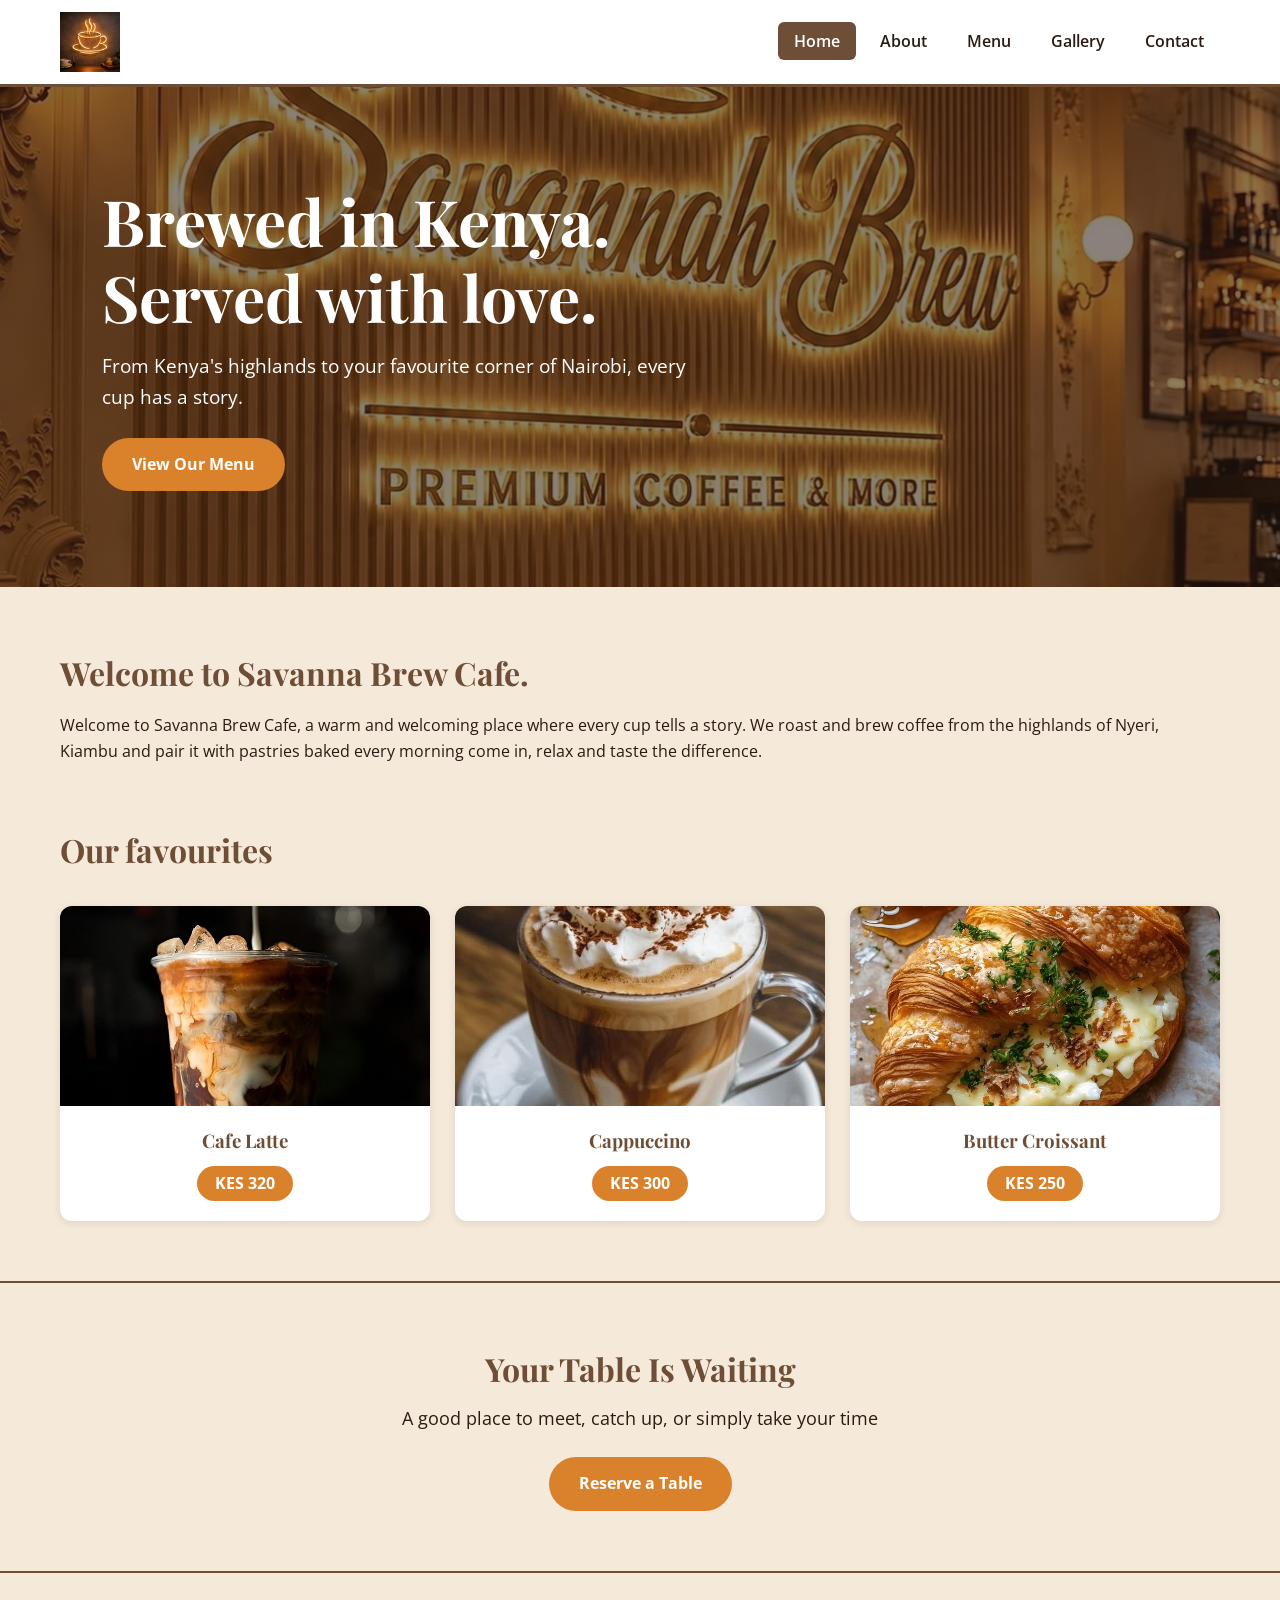
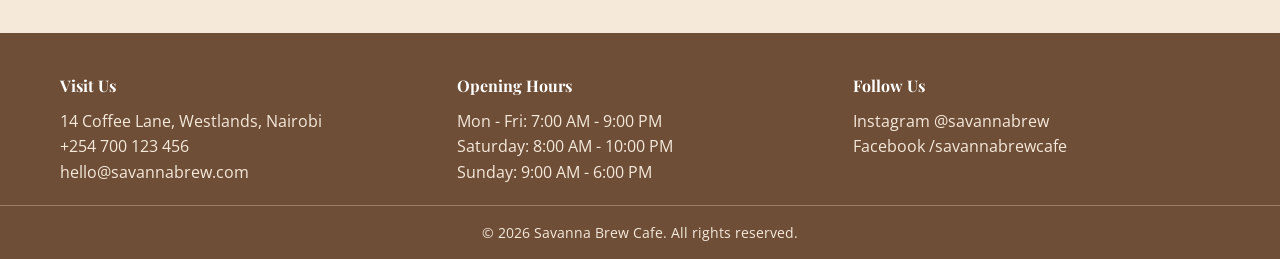
<file: index.html>
<!DOCTYPE html>
<html lang="en">
<head>
  <meta charset="UTF-8">
  <meta name="viewport" content="width=device-width, initial-scale=1.0">
  <title>Savanna Brew Cafe</title>
  
  <!-- Google Fonts -->
  <link rel="preconnect" href="https://fonts.googleapis.com">
  <link href="https://fonts.googleapis.com/css2?family=Playfair+Display:wght@700&family=Open+Sans:wght@400;600;700&display=swap" rel="stylesheet">
  
  <!-- Link to our CSS file -->
  <link rel="stylesheet" href="css/style.css">
</head>
<body>

  <!-- HEADER & NAVIGATION -->
  <header class="site-header">
    <div class="header-inner">
      <a href="index.html"><img src="images/logo.png" alt="Savanna Brew Cafe logo" class="logo"></a>
      <nav class="main-nav">
        <ul>
          <li><a href="index.html" class="active">Home</a></li>
          <li><a href="about.html">About</a></li>
          <li><a href="menu.html">Menu</a></li>
          <li><a href="gallery.html">Gallery</a></li>
          <li><a href="contact.html">Contact</a></li>
        </ul>
      </nav>
    </div>
  </header>

  <!-- MAIN CONTENT -->
  <main>
    <!-- Hero Section -->
    <section class="hero">
      <h1>Brewed in Kenya. Served with love.</h1>
      <p>From Kenya's highlands to your favourite corner of Nairobi, every cup has a story.</p>
      <a href="menu.html" class="btn">View Our Menu</a>
    </section>

    <!-- Welcome Section -->
    <section class="section">
      <h2>Welcome to Savanna Brew Cafe.</h2>
      <p>Welcome to Savanna Brew Cafe, a warm and welcoming place where every cup tells a story. We roast and brew coffee from the highlands of Nyeri, Kiambu and pair it with pastries baked every morning come in, relax and taste the difference.</p>
    </section>

    <!-- Favourites Section -->
    <section class="section">
      <h2>Our favourites</h2>
      <div class="fav-cards">
        <article class="card">
          <img src="images/latte.jpg" alt="A creamy cafe latte in a glass cup">
          <div class="card-body">
            <h3>Cafe Latte</h3>
            <span class="price-tag">KES 320</span>
          </div>
        </article>
        
        <article class="card">
          <img src="images/cappuccino.jpg" alt="A cappuccino topped with cocoa powder">
          <div class="card-body">
            <h3>Cappuccino</h3>
            <span class="price-tag">KES 300</span>
          </div>
        </article>
        
        <article class="card">
          <img src="images/croissant.jpg" alt="A freshly baked butter croissant">
          <div class="card-body">
            <h3>Butter Croissant</h3>
            <span class="price-tag">KES 250</span>
          </div>
        </article>
      </div>
    </section>

    <!-- CTA Section -->
    <section class="cta-section">
      <h2>Your Table Is Waiting</h2>
      <p>A good place to meet, catch up, or simply take your time</p>
      <a href="contact.html" class="btn">Reserve a Table</a>
    </section>
  </main>

  <!-- FOOTER -->
  <footer class="site-footer">
    <div class="footer-inner">
      <div>
        <h4>Visit Us</h4>
        <p>14 Coffee Lane, Westlands, Nairobi</p>
        <p><a href="tel:+254700123456">+254 700 123 456</a></p>
        <p><a href="mailto:hello@savannabrew.com">hello@savannabrew.com</a></p>
      </div>
      <div>
        <h4>Opening Hours</h4>
        <p>Mon - Fri: 7:00 AM - 9:00 PM</p>
        <p>Saturday: 8:00 AM - 10:00 PM</p>
        <p>Sunday: 9:00 AM - 6:00 PM</p>
      </div>
      <div>
        <h4>Follow Us</h4>
        <p><a href="https://www.instagram.com/" target="_blank" rel="noopener">Instagram @savannabrew</a></p>
        <p><a href="https://www.facebook.com/" target="_blank" rel="noopener">Facebook /savannabrewcafe</a></p>
      </div>
    </div>
    <p class="copyright">&copy; 2026 Savanna Brew Cafe. All rights reserved.</p>
  </footer>

</body>
</html>
</file>
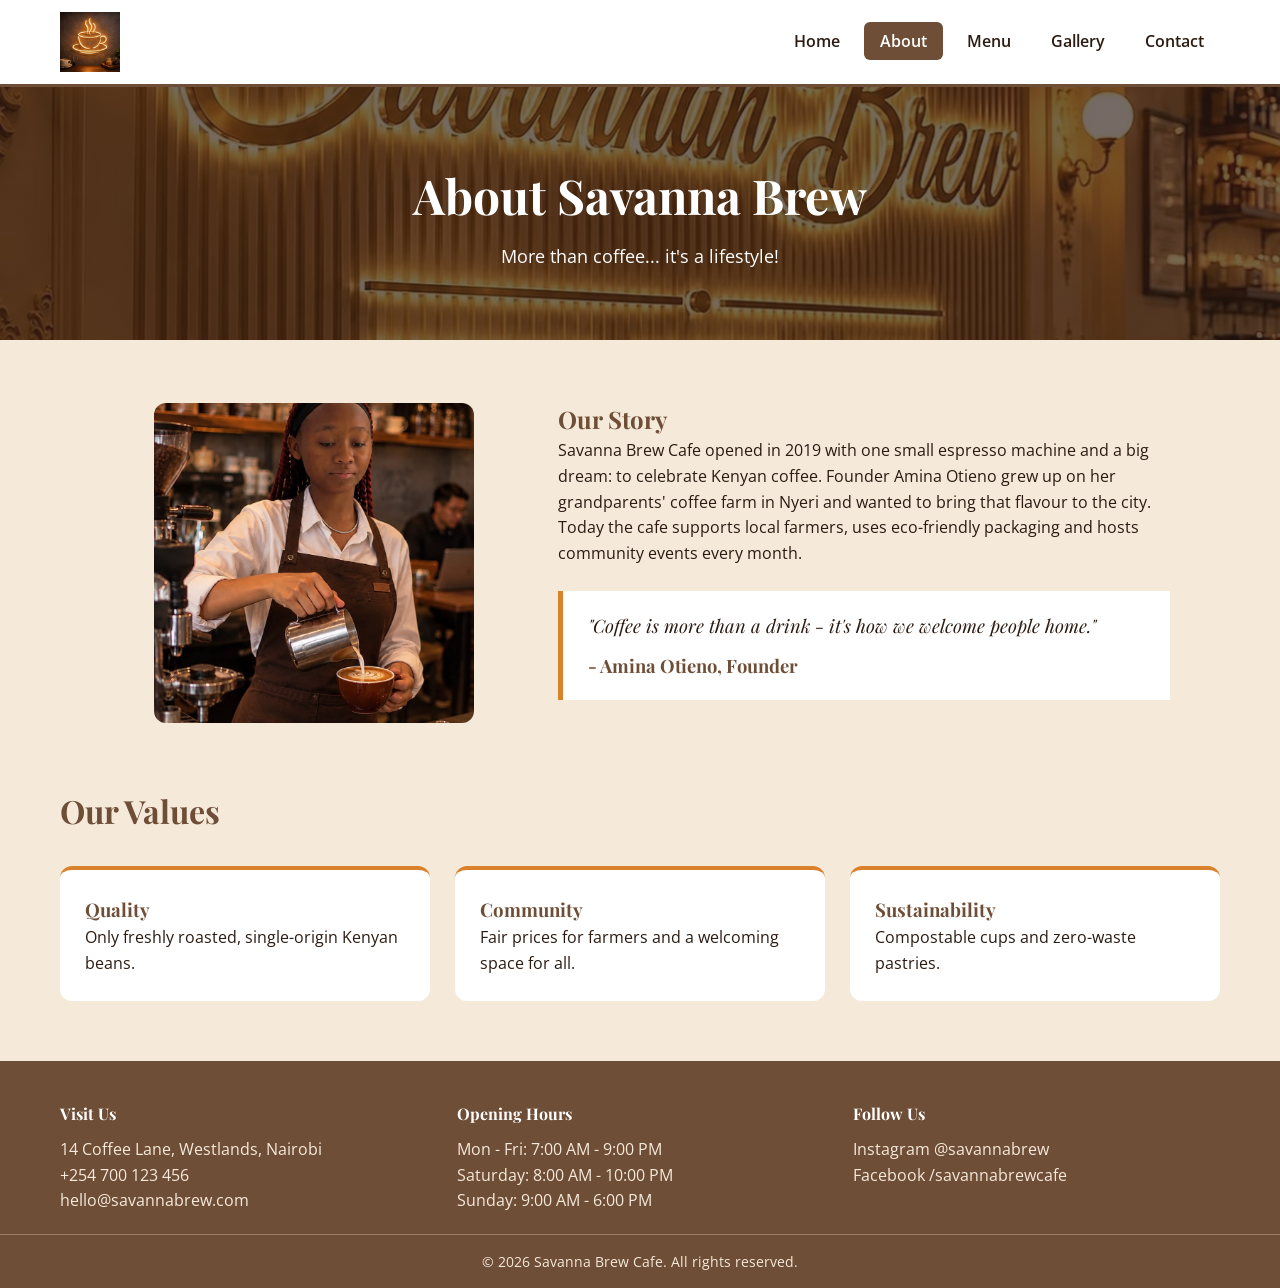
<file: about.html>
<!DOCTYPE html>
<html lang="en">
<head>
  <meta charset="UTF-8">
  <meta name="viewport" content="width=device-width, initial-scale=1.0">
  <title>About Us | Savanna Brew Cafe</title>
  
  <link rel="preconnect" href="https://fonts.googleapis.com">
  <link href="https://fonts.googleapis.com/css2?family=Playfair+Display:wght@700&family=Open+Sans:wght@400;600;700&display=swap" rel="stylesheet">
  <link rel="stylesheet" href="css/style.css">
</head>
<body>

  <!-- HEADER & NAVIGATION -->
  <header class="site-header">
    <div class="header-inner">
      <a href="index.html"><img src="images/logo.png" alt="Savanna Brew Cafe logo" class="logo"></a>
      <nav class="main-nav">
        <ul>
          <li><a href="index.html">Home</a></li>
          <li><a href="about.html" class="active">About</a></li>
          <li><a href="menu.html">Menu</a></li>
          <li><a href="gallery.html">Gallery</a></li>
          <li><a href="contact.html">Contact</a></li>
        </ul>
      </nav>
    </div>
  </header>

  <!-- MAIN CONTENT -->
  <main>
    <section class="page-banner">
      <h1>About Savanna Brew</h1>
      <p>More than coffee... it's a lifestyle!</p>
    </section>

    <section class="about-grid">
      <img src="images/about-owner.jpg" alt="Amina Otieno, founder of Savanna Brew Cafe, smiling behind the counter">
      
      <div>
        <h2>Our Story</h2>
        <p>Savanna Brew Cafe opened in 2019 with one small espresso machine and a big dream: to celebrate Kenyan coffee. Founder Amina Otieno grew up on her grandparents' coffee farm in Nyeri and wanted to bring that flavour to the city. Today the cafe supports local farmers, uses eco-friendly packaging and hosts community events every month.</p>
        
        <blockquote>
          "Coffee is more than a drink - it's how we welcome people home."
          <cite> - Amina Otieno, Founder</cite>
        </blockquote>
      </div>
    </section>

    <section class="section">
      <h2>Our Values</h2>
      <div class="values">
        <div class="value-box">
          <h3>Quality</h3>
          <p>Only freshly roasted, single-origin Kenyan beans.</p>
        </div>
        <div class="value-box">
          <h3>Community</h3>
          <p>Fair prices for farmers and a welcoming space for all.</p>
        </div>
        <div class="value-box">
          <h3>Sustainability</h3>
          <p>Compostable cups and zero-waste pastries.</p>
        </div>
      </div>
    </section>
  </main>

  <!-- FOOTER -->
  <footer class="site-footer">
    <div class="footer-inner">
      <div><h4>Visit Us</h4><p>14 Coffee Lane, Westlands, Nairobi</p><p><a href="tel:+254700123456">+254 700 123 456</a></p><p><a href="mailto:hello@savannabrew.com">hello@savannabrew.com</a></p></div>
      <div><h4>Opening Hours</h4><p>Mon - Fri: 7:00 AM - 9:00 PM</p><p>Saturday: 8:00 AM - 10:00 PM</p><p>Sunday: 9:00 AM - 6:00 PM</p></div>
      <div><h4>Follow Us</h4><p><a href="https://www.instagram.com/" target="_blank" rel="noopener">Instagram @savannabrew</a></p><p><a href="https://www.facebook.com/" target="_blank" rel="noopener">Facebook /savannabrewcafe</a></p></div>
    </div>
    <p class="copyright">&copy; 2026 Savanna Brew Cafe. All rights reserved.</p>
  </footer>

</body>
</html>
</file>
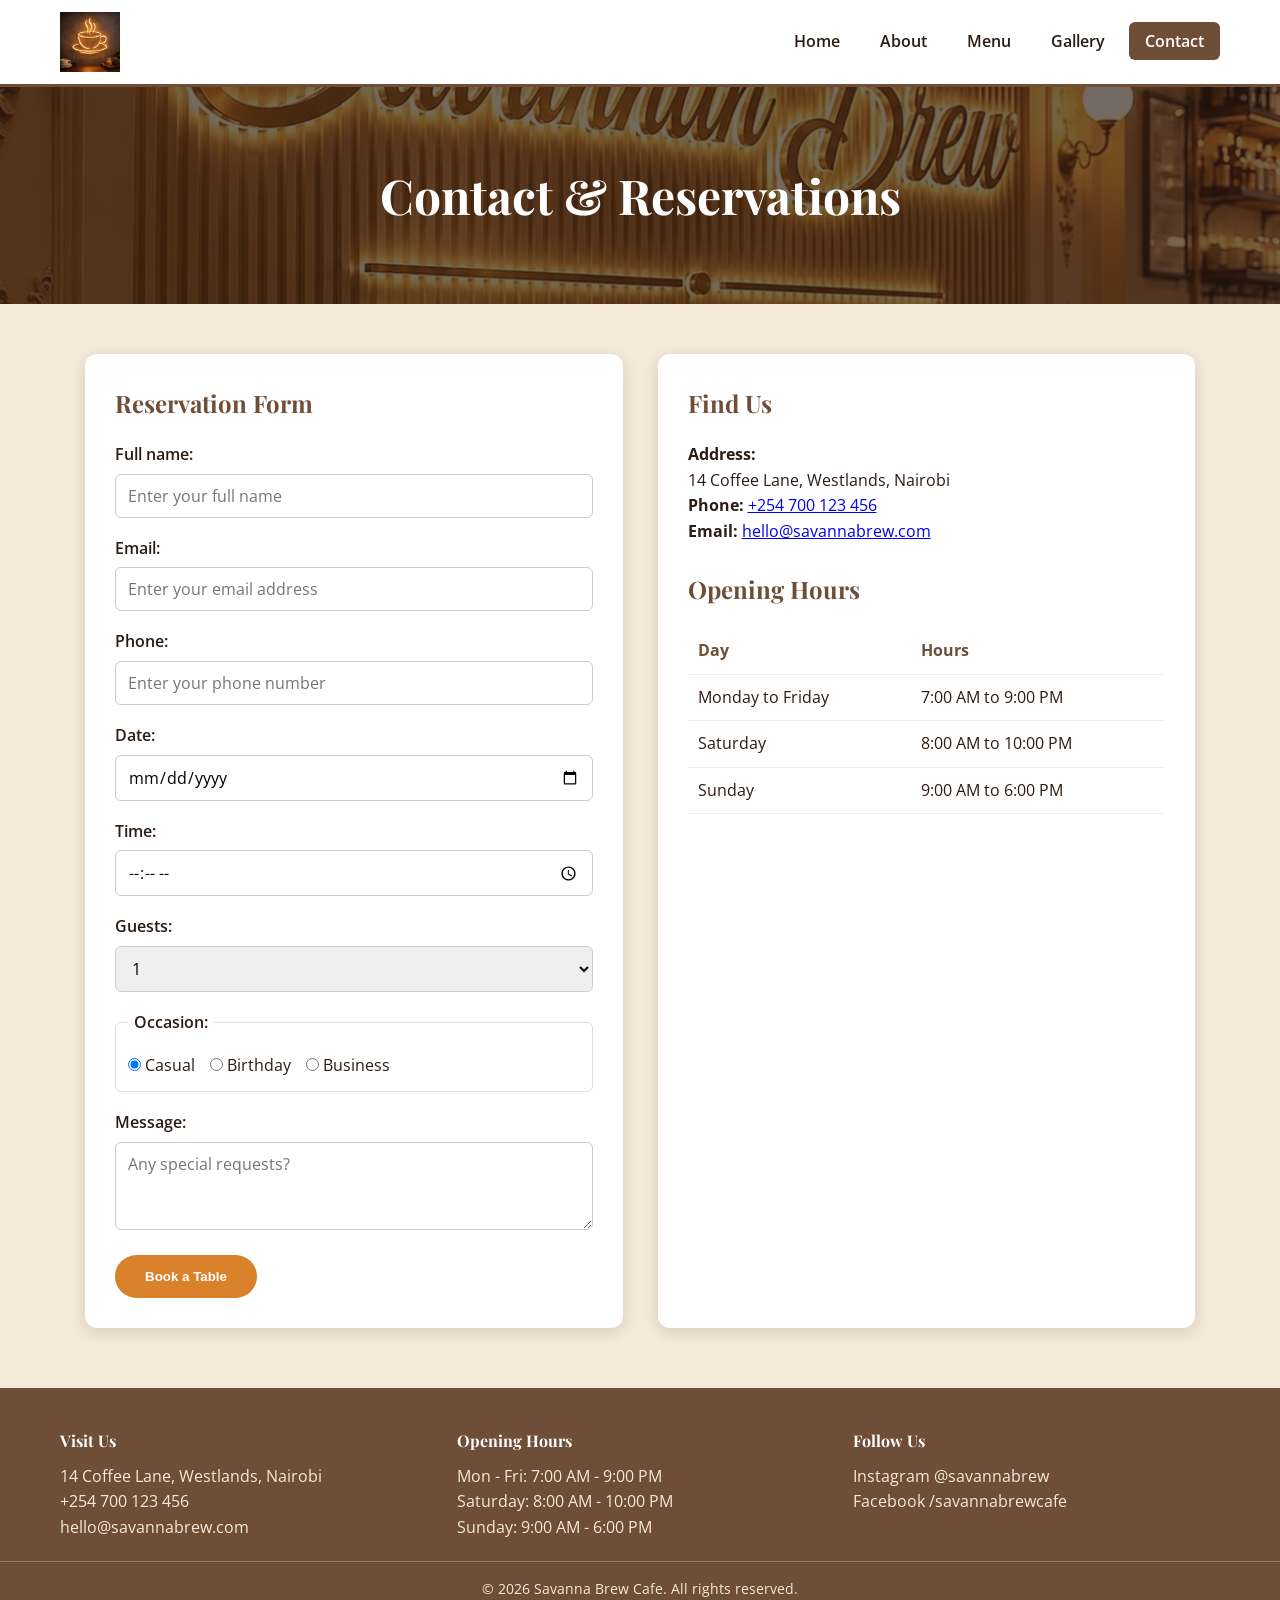
<file: contact.html>
<!DOCTYPE html>
<html lang="en">
<head>
  <meta charset="UTF-8">
  <meta name="viewport" content="width=device-width, initial-scale=1.0">
  <title>Contact &amp; Reservations | Savanna Brew Cafe</title>
  
  <link rel="preconnect" href="https://fonts.googleapis.com">
  <link href="https://fonts.googleapis.com/css2?family=Playfair+Display:wght@700&family=Open+Sans:wght@400;600;700&display=swap" rel="stylesheet">
  <link rel="stylesheet" href="css/style.css">
</head>
<body>

  <!-- HEADER (Notice "active" is now on Contact) -->
  <header class="site-header">
    <div class="header-inner">
      <a href="index.html"><img src="images/logo.png" alt="Savanna Brew Cafe logo" class="logo"></a>
      <nav class="main-nav">
        <ul>
          <li><a href="index.html">Home</a></li>
          <li><a href="about.html">About</a></li>
          <li><a href="menu.html">Menu</a></li>
          <li><a href="gallery.html">Gallery</a></li>
          <li><a href="contact.html" class="active">Contact</a></li>
        </ul>
      </nav>
    </div>
  </header>

  <!-- MAIN CONTENT -->
  <main>
    <section class="page-banner">
      <h1>Contact &amp; Reservations</h1>
    </section>

    <div class="contact-grid">
      
      <!-- LEFT COLUMN: FORM -->
      <section class="form-card">
        <h2>Reservation Form</h2>
        <form action="#" method="post">
          <div class="form-group">
            <label for="fullname">Full name:</label>
            <input type="text" id="fullname" name="fullname" placeholder="Enter your full name" required>
          </div>
          
          <div class="form-group">
            <label for="email">Email:</label>
            <input type="email" id="email" name="email" placeholder="Enter your email address" required>
          </div>
          
          <div class="form-group">
            <label for="phone">Phone:</label>
            <input type="tel" id="phone" name="phone" placeholder="Enter your phone number">
          </div>
          
          <div class="form-group">
            <label for="date">Date:</label>
            <input type="date" id="date" name="date" required>
          </div>
          
          <div class="form-group">
            <label for="time">Time:</label>
            <input type="time" id="time" name="time" required>
          </div>
          
          <div class="form-group">
            <label for="guests">Guests:</label>
            <select id="guests" name="guests">
              <option value="1">1</option>
              <option value="2">2</option>
              <option value="3">3</option>
              <option value="4">4</option>
              <option value="5">5</option>
              <option value="6">6</option>
              <option value="7">7</option>
              <option value="8">8</option>
              <option value="9">9</option>
              <option value="10">10</option>
            </select>
          </div>
          
          <fieldset>
            <legend>Occasion:</legend>
            <div class="radio-row">
              <label><input type="radio" name="occasion" value="casual" checked> Casual</label>
              <label><input type="radio" name="occasion" value="birthday"> Birthday</label>
              <label><input type="radio" name="occasion" value="business"> Business</label>
            </div>
          </fieldset>
          
          <div class="form-group">
            <label for="message">Message:</label>
            <textarea id="message" name="message" rows="3" placeholder="Any special requests?"></textarea>
          </div>
          
          <button type="submit" class="btn">Book a Table</button>
        </form>
      </section>

      <!-- RIGHT COLUMN: INFO & MAP -->
      <section class="info-card">
        <h2>Find Us</h2>
        <p><strong>Address:</strong><br>14 Coffee Lane, Westlands, Nairobi</p>
        <p><strong>Phone:</strong> <a href="tel:+254700123456">+254 700 123 456</a></p>
        <p><strong>Email:</strong> <a href="mailto:hello@savannabrew.com">hello@savannabrew.com</a></p>

        <h2 class="mt-lg">Opening Hours</h2>
        <table class="hours-table">
          <thead>
            <tr><th scope="col">Day</th><th scope="col">Hours</th></tr>
          </thead>
          <tbody>
            <tr><td>Monday to Friday</td><td>7:00 AM to 9:00 PM</td></tr>
            <tr><td>Saturday</td><td>8:00 AM to 10:00 PM</td></tr>
            <tr><td>Sunday</td><td>9:00 AM to 6:00 PM</td></tr>
          </tbody>
        </table>

        <!-- Embedded Google Map -->
        <iframe class="map-embed"
          src="https://www.google.com/maps?q=Westlands,+Nairobi&output=embed"
          title="Map showing Savanna Brew Cafe location in Westlands, Nairobi"
          loading="lazy"></iframe>
      </section>
      
    </div>
  </main>

  <!-- FOOTER -->
  <footer class="site-footer">
    <div class="footer-inner">
      <div><h4>Visit Us</h4><p>14 Coffee Lane, Westlands, Nairobi</p><p><a href="tel:+254700123456">+254 700 123 456</a></p><p><a href="mailto:hello@savannabrew.com">hello@savannabrew.com</a></p></div>
      <div><h4>Opening Hours</h4><p>Mon - Fri: 7:00 AM - 9:00 PM</p><p>Saturday: 8:00 AM - 10:00 PM</p><p>Sunday: 9:00 AM - 6:00 PM</p></div>
      <div><h4>Follow Us</h4><p><a href="https://www.instagram.com/" target="_blank" rel="noopener">Instagram @savannabrew</a></p><p><a href="https://www.facebook.com/" target="_blank" rel="noopener">Facebook /savannabrewcafe</a></p></div>
    </div>
    <p class="copyright">&copy; 2026 Savanna Brew Cafe. All rights reserved.</p>
  </footer>

</body>
</html>
</file>
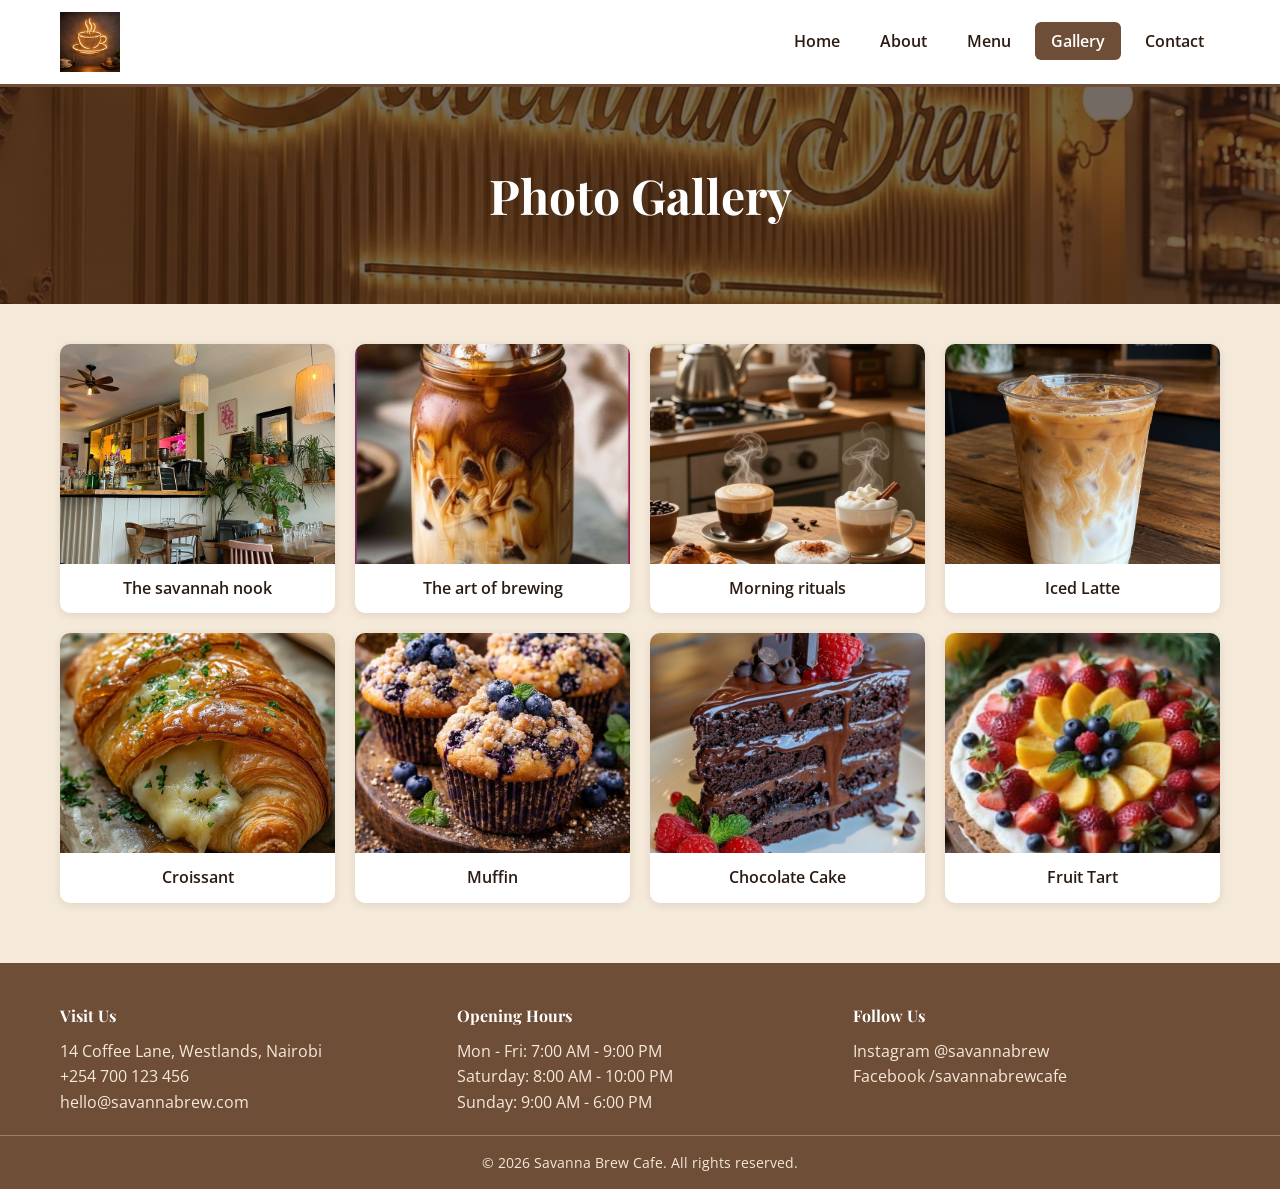
<file: gallery.html>
<!DOCTYPE html>
<html lang="en">
<head>
  <meta charset="UTF-8">
  <meta name="viewport" content="width=device-width, initial-scale=1.0">
  <title>Gallery | Savanna Brew Cafe</title>
  
  <link rel="preconnect" href="https://fonts.googleapis.com">
  <link href="https://fonts.googleapis.com/css2?family=Playfair+Display:wght@700&family=Open+Sans:wght@400;600;700&display=swap" rel="stylesheet">
  <link rel="stylesheet" href="css/style.css">
</head>
<body>


  <header class="site-header">
    <div class="header-inner">
      <a href="index.html"><img src="images/logo.png" alt="Savanna Brew Cafe logo" class="logo"></a>
      <nav class="main-nav">
        <ul>
          <li><a href="index.html">Home</a></li>
          <li><a href="about.html">About</a></li>
          <li><a href="menu.html">Menu</a></li>
          <li><a href="gallery.html" class="active">Gallery</a></li>
          <li><a href="contact.html">Contact</a></li>
        </ul>
      </nav>
    </div>
  </header>


  <main>
    <section class="page-banner">
      <h1>Photo Gallery</h1>
    </section>

    <!-- CSS Grid for Gallery -->
    <section class="gallery-grid">
      <figure>
        <img src="images/gallery-1.jpg" alt="The savannah nook">
        <figcaption>The savannah nook</figcaption>
      </figure>
      
      <figure>
        <img src="images/gallery-2.jpg" alt="The art of brewing">
        <figcaption>The art of brewing</figcaption>
      </figure>
      
      <figure>
        <img src="images/gallery-3.jpg" alt="Morning rituals">
        <figcaption>Morning rituals</figcaption>
      </figure>
      
      <figure>
        <img src="images/gallery-4.jpg" alt="Iced latte with milk swirls">
        <figcaption>Iced Latte</figcaption>
      </figure>
      
      <figure>
        <img src="images/gallery-5.jpg" alt="A golden butter croissant">
        <figcaption>Croissant</figcaption>
      </figure>
      
      <figure>
        <img src="images/gallery-6.jpg" alt="A blueberry muffin">
        <figcaption>Muffin</figcaption>
      </figure>
      
      <figure>
        <img src="images/gallery-7.jpg" alt="A slice of chocolate cake">
        <figcaption>Chocolate Cake</figcaption>
      </figure>
      
      <figure>
        <img src="images/gallery-8.jpg" alt="A fruit tart with berries">
        <figcaption>Fruit Tart</figcaption>
      </figure>
    </section>
  </main>


  <footer class="site-footer">
    <div class="footer-inner">
      <div><h4>Visit Us</h4><p>14 Coffee Lane, Westlands, Nairobi</p><p><a href="tel:+254700123456">+254 700 123 456</a></p><p><a href="mailto:hello@savannabrew.com">hello@savannabrew.com</a></p></div>
      <div><h4>Opening Hours</h4><p>Mon - Fri: 7:00 AM - 9:00 PM</p><p>Saturday: 8:00 AM - 10:00 PM</p><p>Sunday: 9:00 AM - 6:00 PM</p></div>
      <div><h4>Follow Us</h4><p><a href="https://www.instagram.com/" target="_blank" rel="noopener">Instagram @savannabrew</a></p><p><a href="https://www.facebook.com/" target="_blank" rel="noopener">Facebook /savannabrewcafe</a></p></div>
    </div>
    <p class="copyright">&copy; 2026 Savanna Brew Cafe. All rights reserved.</p>
  </footer>

</body>
</html>
</file>
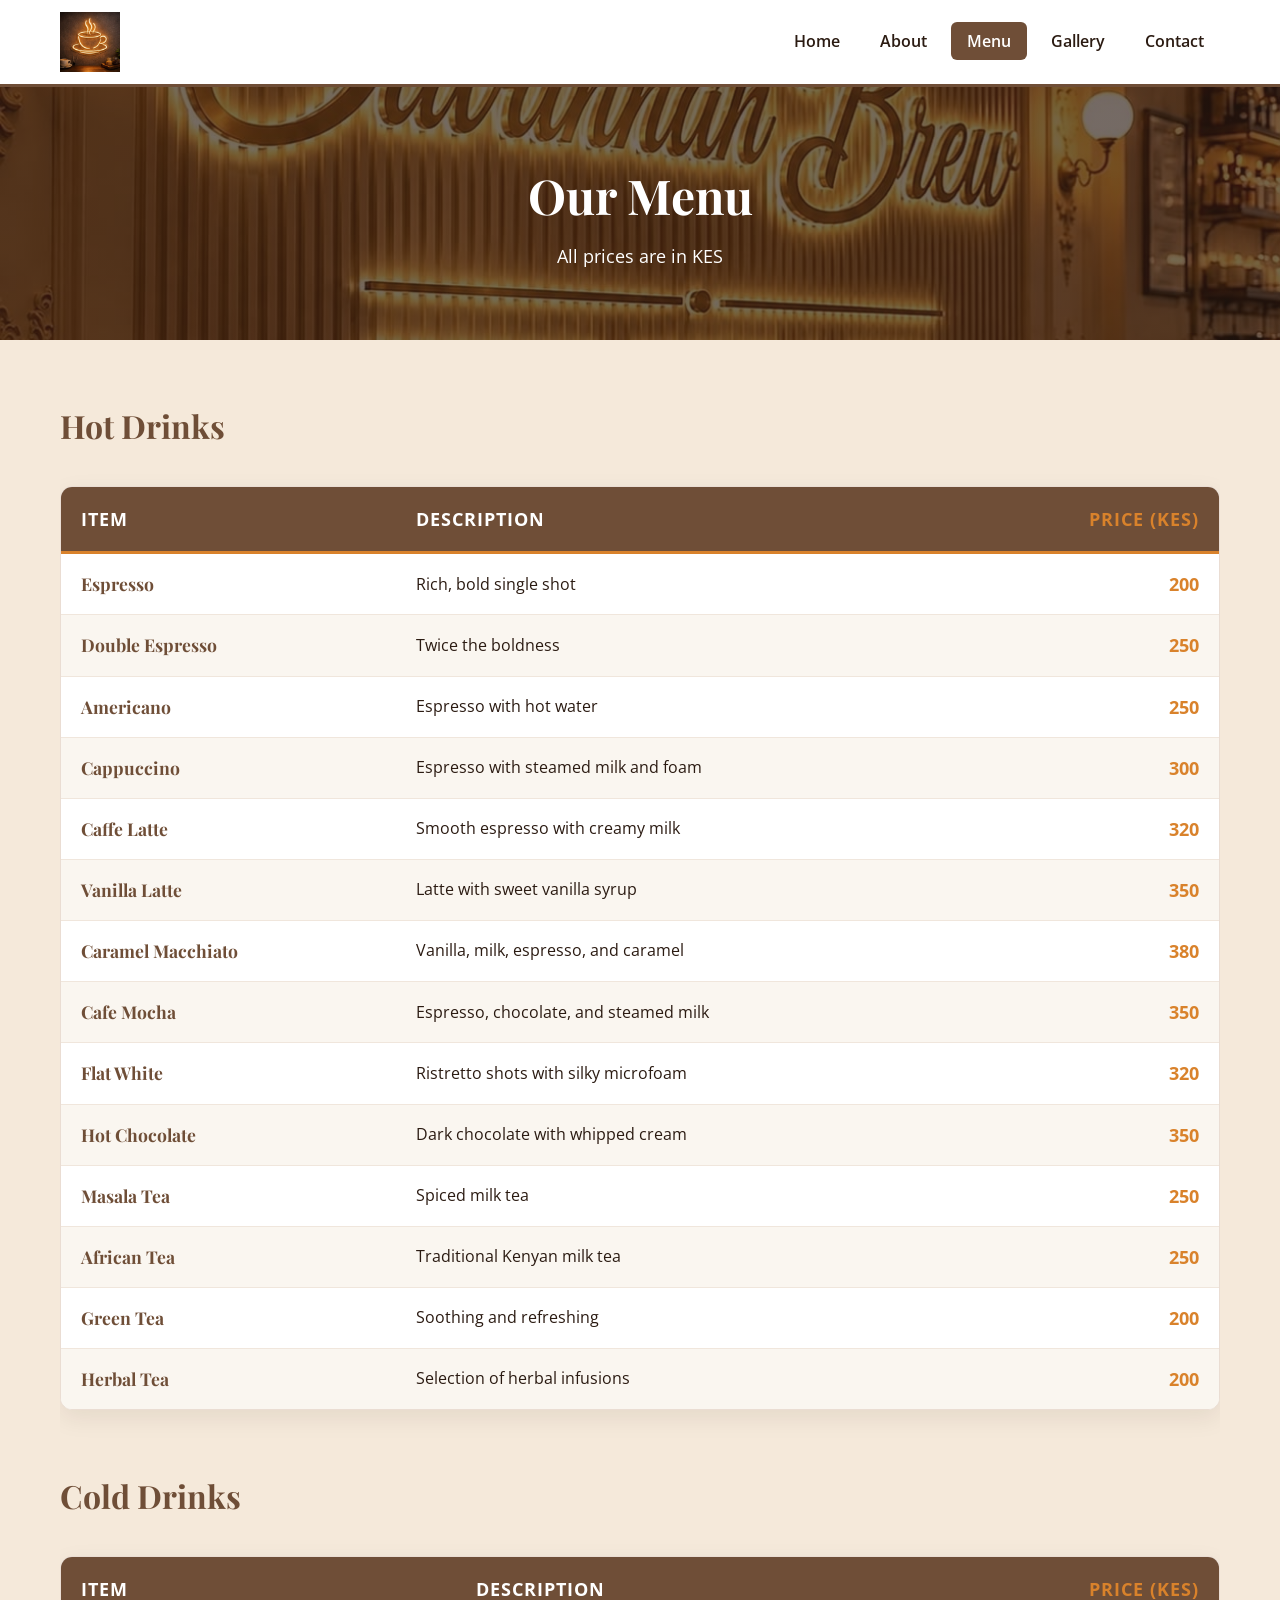
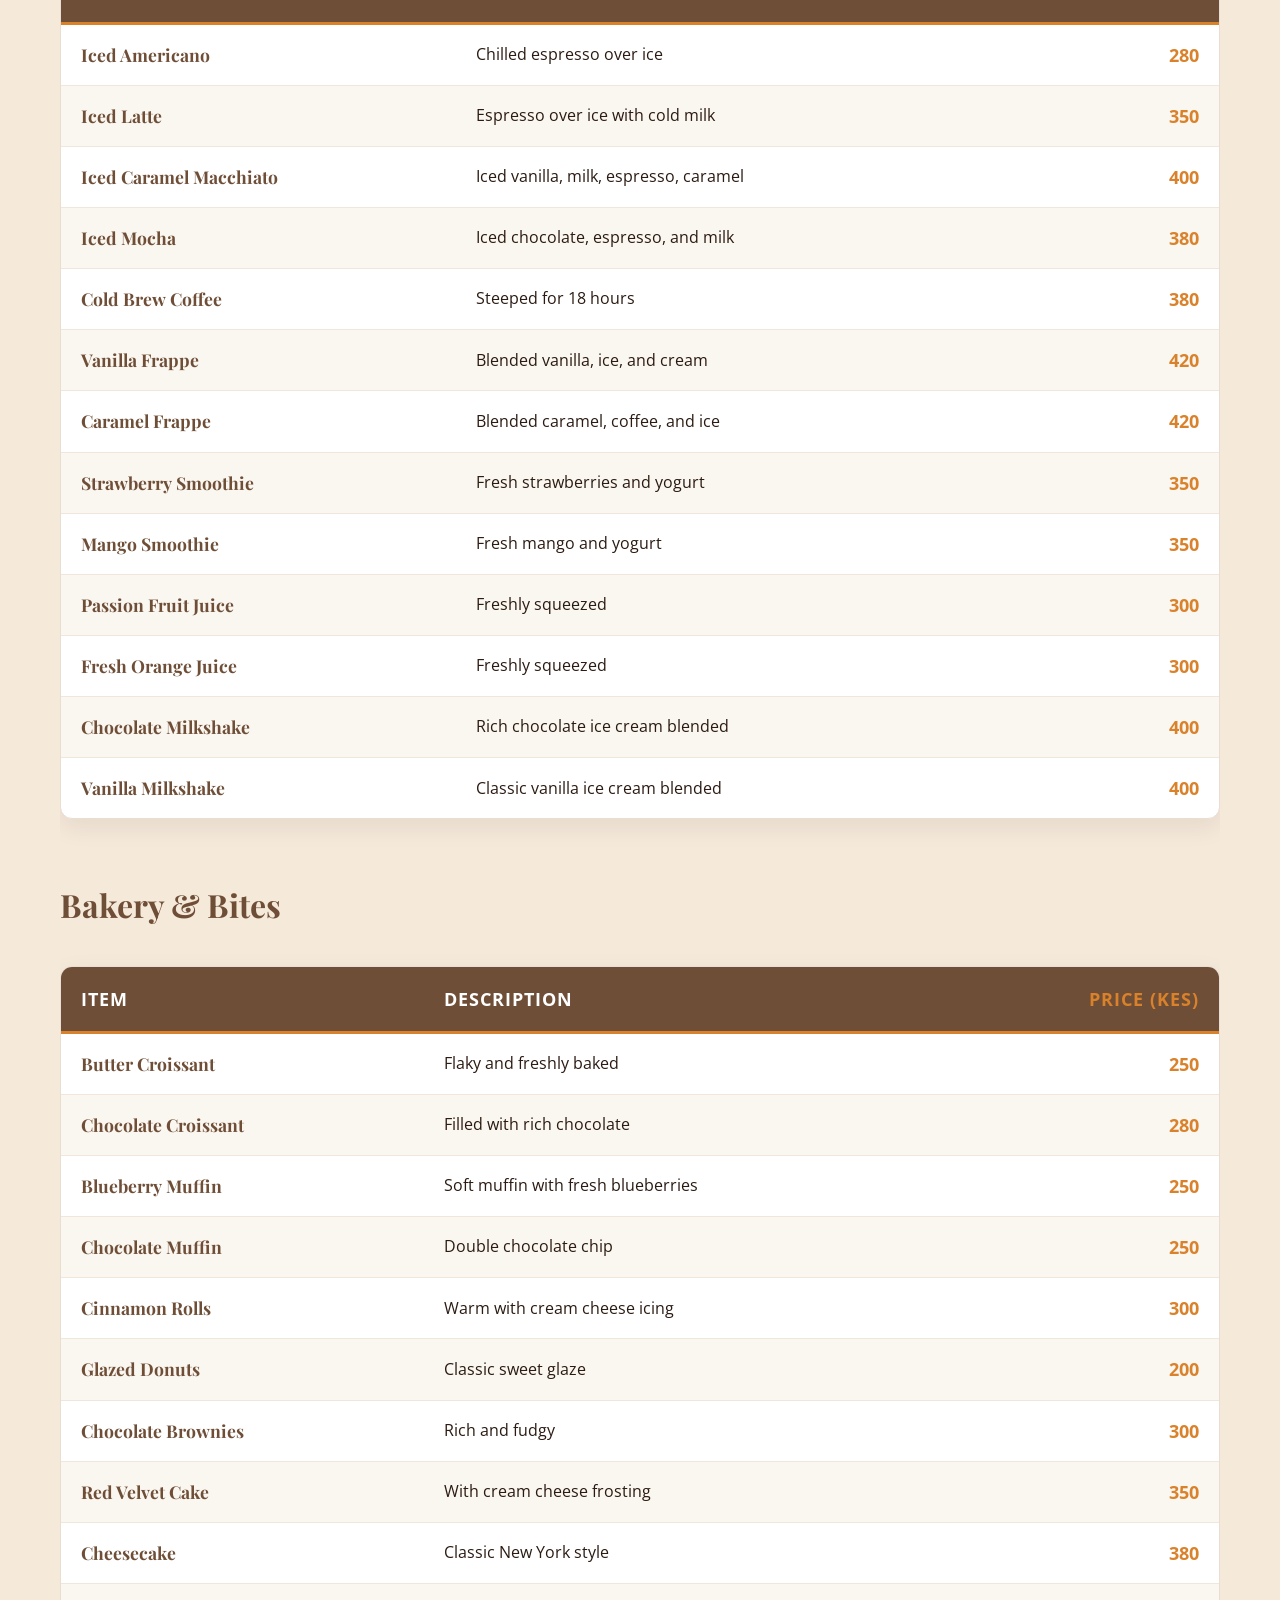
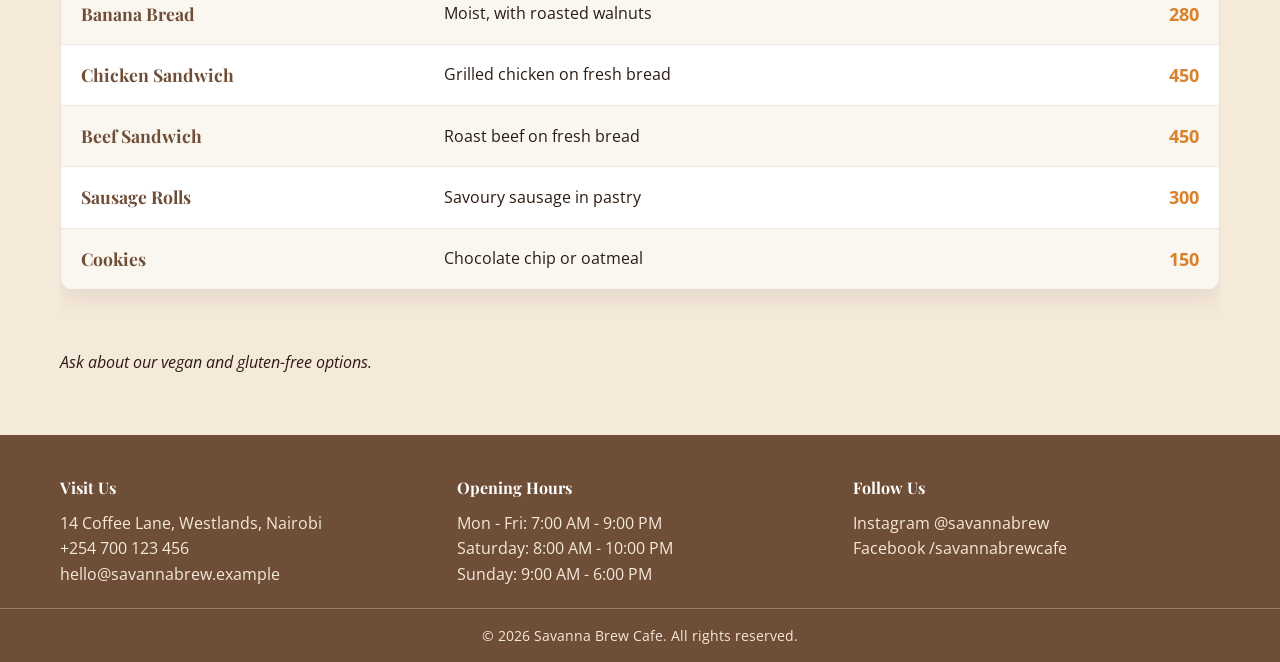
<file: menu.html>
<!DOCTYPE html>
<html lang="en">
<head>
  <meta charset="UTF-8">
  <meta name="viewport" content="width=device-width, initial-scale=1.0">
  <title>Menu | Savanna Brew Cafe</title>
  
  <link rel="preconnect" href="https://fonts.googleapis.com">
  <link href="https://fonts.googleapis.com/css2?family=Playfair+Display:wght@700&family=Open+Sans:wght@400;600;700&display=swap" rel="stylesheet">
  <link rel="stylesheet" href="css/style.css">
</head>
<body>

  <header class="site-header">
    <div class="header-inner">
      <a href="index.html"><img src="images/logo.png" alt="Savanna Brew Cafe logo" class="logo"></a>
      <nav class="main-nav">
        <ul>
          <li><a href="index.html">Home</a></li>
          <li><a href="about.html">About</a></li>
          <li><a href="menu.html" class="active">Menu</a></li>
          <li><a href="gallery.html">Gallery</a></li>
          <li><a href="contact.html">Contact</a></li>
        </ul>
      </nav>
    </div>
  </header>

  <main>
    <section class="page-banner">
      <h1>Our Menu</h1>
      <p>All prices are in KES</p>
    </section>

    <section class="section">
      
      <!-- HOT DRINKS -->
      <h2>Hot Drinks</h2>
      <div class="table-wrap">
        <table class="menu-table">
          <thead>
            <tr><th scope="col">Item</th><th scope="col">Description</th><th scope="col" class="price">Price (KES)</th></tr>
          </thead>
          <tbody>
            <tr><td>Espresso</td><td>Rich, bold single shot</td><td class="price">200</td></tr>
            <tr><td>Double Espresso</td><td>Twice the boldness</td><td class="price">250</td></tr>
            <tr><td>Americano</td><td>Espresso with hot water</td><td class="price">250</td></tr>
            <tr><td>Cappuccino</td><td>Espresso with steamed milk and foam</td><td class="price">300</td></tr>
            <tr><td>Caffe Latte</td><td>Smooth espresso with creamy milk</td><td class="price">320</td></tr>
            <tr><td>Vanilla Latte</td><td>Latte with sweet vanilla syrup</td><td class="price">350</td></tr>
            <tr><td>Caramel Macchiato</td><td>Vanilla, milk, espresso, and caramel</td><td class="price">380</td></tr>
            <tr><td>Cafe Mocha</td><td>Espresso, chocolate, and steamed milk</td><td class="price">350</td></tr>
            <tr><td>Flat White</td><td>Ristretto shots with silky microfoam</td><td class="price">320</td></tr>
            <tr><td>Hot Chocolate</td><td>Dark chocolate with whipped cream</td><td class="price">350</td></tr>
            <tr><td>Masala Tea</td><td>Spiced milk tea</td><td class="price">250</td></tr>
            <tr><td>African Tea</td><td>Traditional Kenyan milk tea</td><td class="price">250</td></tr>
            <tr><td>Green Tea</td><td>Soothing and refreshing</td><td class="price">200</td></tr>
            <tr><td>Herbal Tea</td><td>Selection of herbal infusions</td><td class="price">200</td></tr>
          </tbody>
        </table>
      </div>

      <!-- COLD DRINKS -->
      <h2>Cold Drinks</h2>
      <div class="table-wrap">
        <table class="menu-table">
          <thead>
            <tr><th scope="col">Item</th><th scope="col">Description</th><th scope="col" class="price">Price (KES)</th></tr>
          </thead>
          <tbody>
            <tr><td>Iced Americano</td><td>Chilled espresso over ice</td><td class="price">280</td></tr>
            <tr><td>Iced Latte</td><td>Espresso over ice with cold milk</td><td class="price">350</td></tr>
            <tr><td>Iced Caramel Macchiato</td><td>Iced vanilla, milk, espresso, caramel</td><td class="price">400</td></tr>
            <tr><td>Iced Mocha</td><td>Iced chocolate, espresso, and milk</td><td class="price">380</td></tr>
            <tr><td>Cold Brew Coffee</td><td>Steeped for 18 hours</td><td class="price">380</td></tr>
            <tr><td>Vanilla Frappe</td><td>Blended vanilla, ice, and cream</td><td class="price">420</td></tr>
            <tr><td>Caramel Frappe</td><td>Blended caramel, coffee, and ice</td><td class="price">420</td></tr>
            <tr><td>Strawberry Smoothie</td><td>Fresh strawberries and yogurt</td><td class="price">350</td></tr>
            <tr><td>Mango Smoothie</td><td>Fresh mango and yogurt</td><td class="price">350</td></tr>
            <tr><td>Passion Fruit Juice</td><td>Freshly squeezed</td><td class="price">300</td></tr>
            <tr><td>Fresh Orange Juice</td><td>Freshly squeezed</td><td class="price">300</td></tr>
            <tr><td>Chocolate Milkshake</td><td>Rich chocolate ice cream blended</td><td class="price">400</td></tr>
            <tr><td>Vanilla Milkshake</td><td>Classic vanilla ice cream blended</td><td class="price">400</td></tr>
          </tbody>
        </table>
      </div>

      <!-- BAKERY & BITES -->
      <h2>Bakery &amp; Bites</h2>
      <div class="table-wrap">
        <table class="menu-table">
          <thead>
            <tr><th scope="col">Item</th><th scope="col">Description</th><th scope="col" class="price">Price (KES)</th></tr>
          </thead>
          <tbody>
            <tr><td>Butter Croissant</td><td>Flaky and freshly baked</td><td class="price">250</td></tr>
            <tr><td>Chocolate Croissant</td><td>Filled with rich chocolate</td><td class="price">280</td></tr>
            <tr><td>Blueberry Muffin</td><td>Soft muffin with fresh blueberries</td><td class="price">250</td></tr>
            <tr><td>Chocolate Muffin</td><td>Double chocolate chip</td><td class="price">250</td></tr>
            <tr><td>Cinnamon Rolls</td><td>Warm with cream cheese icing</td><td class="price">300</td></tr>
            <tr><td>Glazed Donuts</td><td>Classic sweet glaze</td><td class="price">200</td></tr>
            <tr><td>Chocolate Brownies</td><td>Rich and fudgy</td><td class="price">300</td></tr>
            <tr><td>Red Velvet Cake</td><td>With cream cheese frosting</td><td class="price">350</td></tr>
            <tr><td>Cheesecake</td><td>Classic New York style</td><td class="price">380</td></tr>
            <tr><td>Banana Bread</td><td>Moist, with roasted walnuts</td><td class="price">280</td></tr>
            <tr><td>Chicken Sandwich</td><td>Grilled chicken on fresh bread</td><td class="price">450</td></tr>
            <tr><td>Beef Sandwich</td><td>Roast beef on fresh bread</td><td class="price">450</td></tr>
            <tr><td>Sausage Rolls</td><td>Savoury sausage in pastry</td><td class="price">300</td></tr>
            <tr><td>Cookies</td><td>Chocolate chip or oatmeal</td><td class="price">150</td></tr>
          </tbody>
        </table>
      </div>

      <p><em>Ask about our vegan and gluten-free options.</em></p>
    </section>
  </main>

  <footer class="site-footer">
    <div class="footer-inner">
      <div><h4>Visit Us</h4><p>14 Coffee Lane, Westlands, Nairobi</p><p><a href="tel:+254700123456">+254 700 123 456</a></p><p><a href="mailto:hello@savannabrew.example">hello@savannabrew.example</a></p></div>
      <div><h4>Opening Hours</h4><p>Mon - Fri: 7:00 AM - 9:00 PM</p><p>Saturday: 8:00 AM - 10:00 PM</p><p>Sunday: 9:00 AM - 6:00 PM</p></div>
      <div><h4>Follow Us</h4><p><a href="https://www.instagram.com/" target="_blank" rel="noopener">Instagram @savannabrew</a></p><p><a href="https://www.facebook.com/" target="_blank" rel="noopener">Facebook /savannabrewcafe</a></p></div>
    </div>
    <p class="copyright">&copy; 2026 Savanna Brew Cafe. All rights reserved.</p>
  </footer>

</body>
</html>
</file>
<file: css/style.css>
:root {
  --brown: #6F4E37;
  --cream: #F5E9DA;
  --orange: #D9822B;
  --dark: #2B1B12;
  --white: #FFFFFF;
  --font-head: "Playfair Display", Georgia, serif;
  --font-body: "Open Sans", Arial, sans-serif;
  --shadow: 0 4px 15px rgba(43, 27, 18, 0.15);
}


 *{ margin : 0 ; 
    box-sizing: border-box ; }

body {
  font-family: var(--font-body);
  font-size: 16px; 
  line-height: 1.6; 
  color: var(--dark);
  background: var(--cream);
}

h1, h2, h3 { font-family: var(--font-head); color: var(--brown); }
img { max-width: 100%; display: block; }


.site-header {
  background: var(--white);
  border-bottom: 3px solid var(--brown);
  position: sticky; top: 0; z-index: 100;
}
.header-inner {
  max-width: 1200px; margin: 0 auto; padding: 12px 20px;
  display: flex; 
  justify-content: space-between;
  align-items: center;
  flex-wrap: wrap;
  gap: 15px;
}
.logo { height: 60px; width: auto; }

.main-nav ul { list-style: none; display: flex; gap: 8px; flex-wrap: wrap; }
.main-nav a {
  text-decoration: none; color: var(--dark); font-weight: 600;
  padding: 8px 16px; border-radius: 6px;
  transition: background 0.3s ease, color 0.3s ease; 
}
.main-nav a:hover,
.main-nav a:focus {
  background: var(--cream); color: var(--brown);
  outline: 2px solid var(--orange);
}
.main-nav a.active { background: var(--brown); color: var(--white); }

.btn {
  display: inline-block; background: var(--orange); color: var(--white);
  padding: 14px 30px; border-radius: 30px; text-decoration: none;
  font-weight: 700; border: none; cursor: pointer;
  transition: background 0.3s ease, transform 0.2s ease, box-shadow 0.3s ease;
}
.btn:hover, .btn:focus {
  background: var(--brown);
  transform: translateY(-3px);
  box-shadow: var(--shadow);
}


.site-footer { background: var(--brown); color: var(--cream); margin-top: 60px; }
.footer-inner {
  max-width: 1200px; margin: 0 auto; padding: 40px 20px 20px;
  display: grid; grid-template-columns: repeat(3, 1fr); gap: 30px;
}
.site-footer h4 { color: var(--white); margin-bottom: 10px; font-family: var(--font-head); }
.site-footer a { color: var(--cream); text-decoration: none; }
.site-footer a:hover { color: var(--orange); text-decoration: underline; }
.copyright {
  text-align: center; padding: 15px;
  border-top: 1px solid rgba(245,233,218,0.3); font-size: 0.9rem;
}


.hero {
  background: linear-gradient(rgba(43,27,18,0.55), rgba(43,27,18,0.55)),
              url("../images/hero.jpg") center/cover no-repeat;
  min-height: 500px;
  display: flex; flex-direction: column;
  justify-content: center; align-items: flex-start;
  padding: 40px 8%; color: var(--white);
}
.hero h1 {
  color: var(--white); font-size: clamp(2rem, 5vw, 4rem);
  max-width: 700px; line-height: 1.2;
}
.hero p { font-size: 1.2rem; margin: 15px 0 25px; max-width: 600px; }

.section { max-width: 1200px; margin: 60px auto; padding: 0 20px; }
.section h2 { font-size: 2rem; margin-bottom: 15px; }

.fav-cards { display: flex; gap: 25px; margin-top: 30px; }
.card {
  flex: 1; background: var(--white); border-radius: 12px;
  overflow: hidden; box-shadow: 0 2px 8px rgba(43,27,18,0.1);
  transition: transform 0.3s ease, box-shadow 0.3s ease;
}
.card:hover { transform: translateY(-8px); box-shadow: var(--shadow); }
.card img { width: 100%; height: 200px; object-fit: cover; }
.card-body { padding: 20px; text-align: center; }
.card-body h3 { margin-bottom: 10px; }
.price-tag {
  display: inline-block; background: var(--orange); color: var(--white);
  padding: 5px 18px; border-radius: 20px; font-weight: 700;
}

.cta-section {
  text-align: center; padding: 60px 20px; background: var(--cream);
  border-top: 2px solid var(--brown); border-bottom: 2px solid var(--brown);
}
.cta-section h2 { font-size: 2rem; margin-bottom: 10px; }
.cta-section p { margin-bottom: 25px; font-size: 1.1rem; }


.page-banner {
  background: linear-gradient(rgba(43,27,18,0.65), rgba(43,27,18,0.65)),
              url("../images/hero.jpg") center/cover;
  color: var(--white); text-align: center; padding: 70px 20px;
}
.page-banner h1 { color: var(--white); font-size: 3rem; }
.page-banner p { font-size: 1.1rem; margin-top: 8px; }

.about-grid {
  display: grid; grid-template-columns: 0.8fr 1.2fr; gap: 40px;
  align-items: center; max-width: 1100px; margin: 60px auto; padding : 0 20px;
}
.about-grid img {
  border-radius: 12px; width: 100%; aspect-ratio: 1/1;
  object-fit: cover; max-width: 320px; margin: 0 auto;
}
blockquote {
  border-left: 5px solid var(--orange); background: var(--white);
  padding: 20px 25px; margin: 25px 0; font-style: italic;
  font-family: var(--font-head); font-size: 1.15rem;
}
blockquote cite {
  display: block; margin-top: 10px; font-style: normal;
  font-weight: 700; color: var(--brown);
}

.values { display: grid; grid-template-columns: repeat(3,1fr); gap: 25px; margin-top: 30px; }
.value-box {
  background: var(--white); padding: 25px; border-radius: 12px;
  border-top: 4px solid var(--orange);
}


.table-wrap { overflow-x: auto; padding-bottom: 10px; }

.menu-table {
  width: 100%;
  border-collapse: separate; 
  border-spacing: 0;
  margin: 20px 0 50px;
  background: var(--white);
  box-shadow: 0 8px 24px rgba(43, 27, 18, 0.08);
  border-radius: 12px;
  overflow: hidden; 
  border: 1px solid #eaddd3;
}

.menu-table thead th {
  background: var(--brown);
  color: var(--white);
  padding: 18px 20px;
  text-align: left;
  font-size: 1.1rem;
  letter-spacing: 1px;
  text-transform: uppercase;
  border-bottom: 3px solid var(--orange);
}

.menu-table td {
  padding: 16px 20px;
  border-bottom: 1px solid #f0e6dc;
  font-size: 1rem;
}

.menu-table tbody tr:last-child td {
  border-bottom: none;
}

.menu-table td:first-child {
  font-weight: 700;
  color: var(--brown);
  font-family: var(--font-head);
  font-size: 1.1rem;
}

.menu-table tbody tr:nth-child(even) { background: #faf6f0; }
.menu-table tbody tr:hover { background: #f3e8d8; transition: background 0.2s ease; }

.menu-table .price {
  text-align: right;
  font-weight: 700;
  color: var(--orange);
  font-size: 1.1rem;
}

.gallery-grid {
  display: grid; grid-template-columns: repeat(4, 1fr); gap: 20px;
  margin: 40px auto; max-width: 1200px; padding: 0 20px;
}
.gallery-grid figure {
  margin: 0; background: var(--white); border-radius: 10px;
  overflow: hidden; box-shadow: 0 2px 8px rgba(43,27,18,0.1);
  transition: transform 0.3s ease;
}
.gallery-grid figure:hover { transform: scale(1.03); }
.gallery-grid img {
  width: 100%; height: 220px; object-fit: cover;
  transition: transform 0.4s ease;
}
.gallery-grid figure:hover img { transform: scale(1.1); }
.gallery-grid figcaption { text-align: center; padding: 12px; font-weight: 600; }


.contact-grid {
  display: grid; grid-template-columns: 1fr 1fr; gap: 35px;
  max-width: 1150px; margin: 50px auto; padding: 0 20px;
}
.form-card, .info-card {
  background: var(--white); padding: 30px; border-radius: 12px;
  box-shadow: var(--shadow);
}
.form-card h2, .info-card h2 { margin-bottom: 20px; }

.form-group { margin-bottom: 18px; }
.form-group label { display: block; font-weight: 600; margin-bottom: 6px; }
.form-group input,
.form-group select,
.form-group textarea {
  width: 100%; padding: 10px 12px;
  border: 1px solid #ccc; border-radius: 6px;
  font-family: var(--font-body); font-size: 1rem;
}
.form-group input:focus,
.form-group select:focus,
.form-group textarea:focus {
  outline: 3px solid var(--orange); border-color: var(--orange);
}
fieldset { border: 1px solid #ddd; border-radius: 6px; padding: 12px; margin-bottom: 18px; }
legend { font-weight: 600; padding: 0 6px; }
.radio-row { display: flex; gap: 15px; flex-wrap: wrap; margin-top: 6px; }

.hours-table { width: 100%; border-collapse: collapse; margin-top: 20px; }
.hours-table th, .hours-table td {
  padding: 10px; border-bottom: 1px solid #eee; text-align: left;
}
.hours-table th { color: var(--brown); }
.map-embed { margin-top: 20px; border: 0; width: 100%; height: 250px; border-radius: 8px; }

.mt-lg { margin-top: 25px; }


@media (max-width: 768px) {
  .header-inner { flex-direction: column; text-align: center; }
  .main-nav ul { flex-direction: column; width: 100%; }
  .main-nav a { display: block; }
  .fav-cards { flex-direction: column; }
  .about-grid { grid-template-columns: 1fr; }
  .values { grid-template-columns: 1fr; }
  .contact-grid { grid-template-columns: 1fr; }
  .footer-inner { grid-template-columns: 1fr; text-align: center; }
  .gallery-grid { grid-template-columns: repeat(2, 1fr); }
  .hero h1 { font-size: 2.2rem; }
  .page-banner h1 { font-size: 2rem; }
}
@media (max-width: 480px) {
  .gallery-grid { grid-template-columns: 1fr; }
}
</file>
